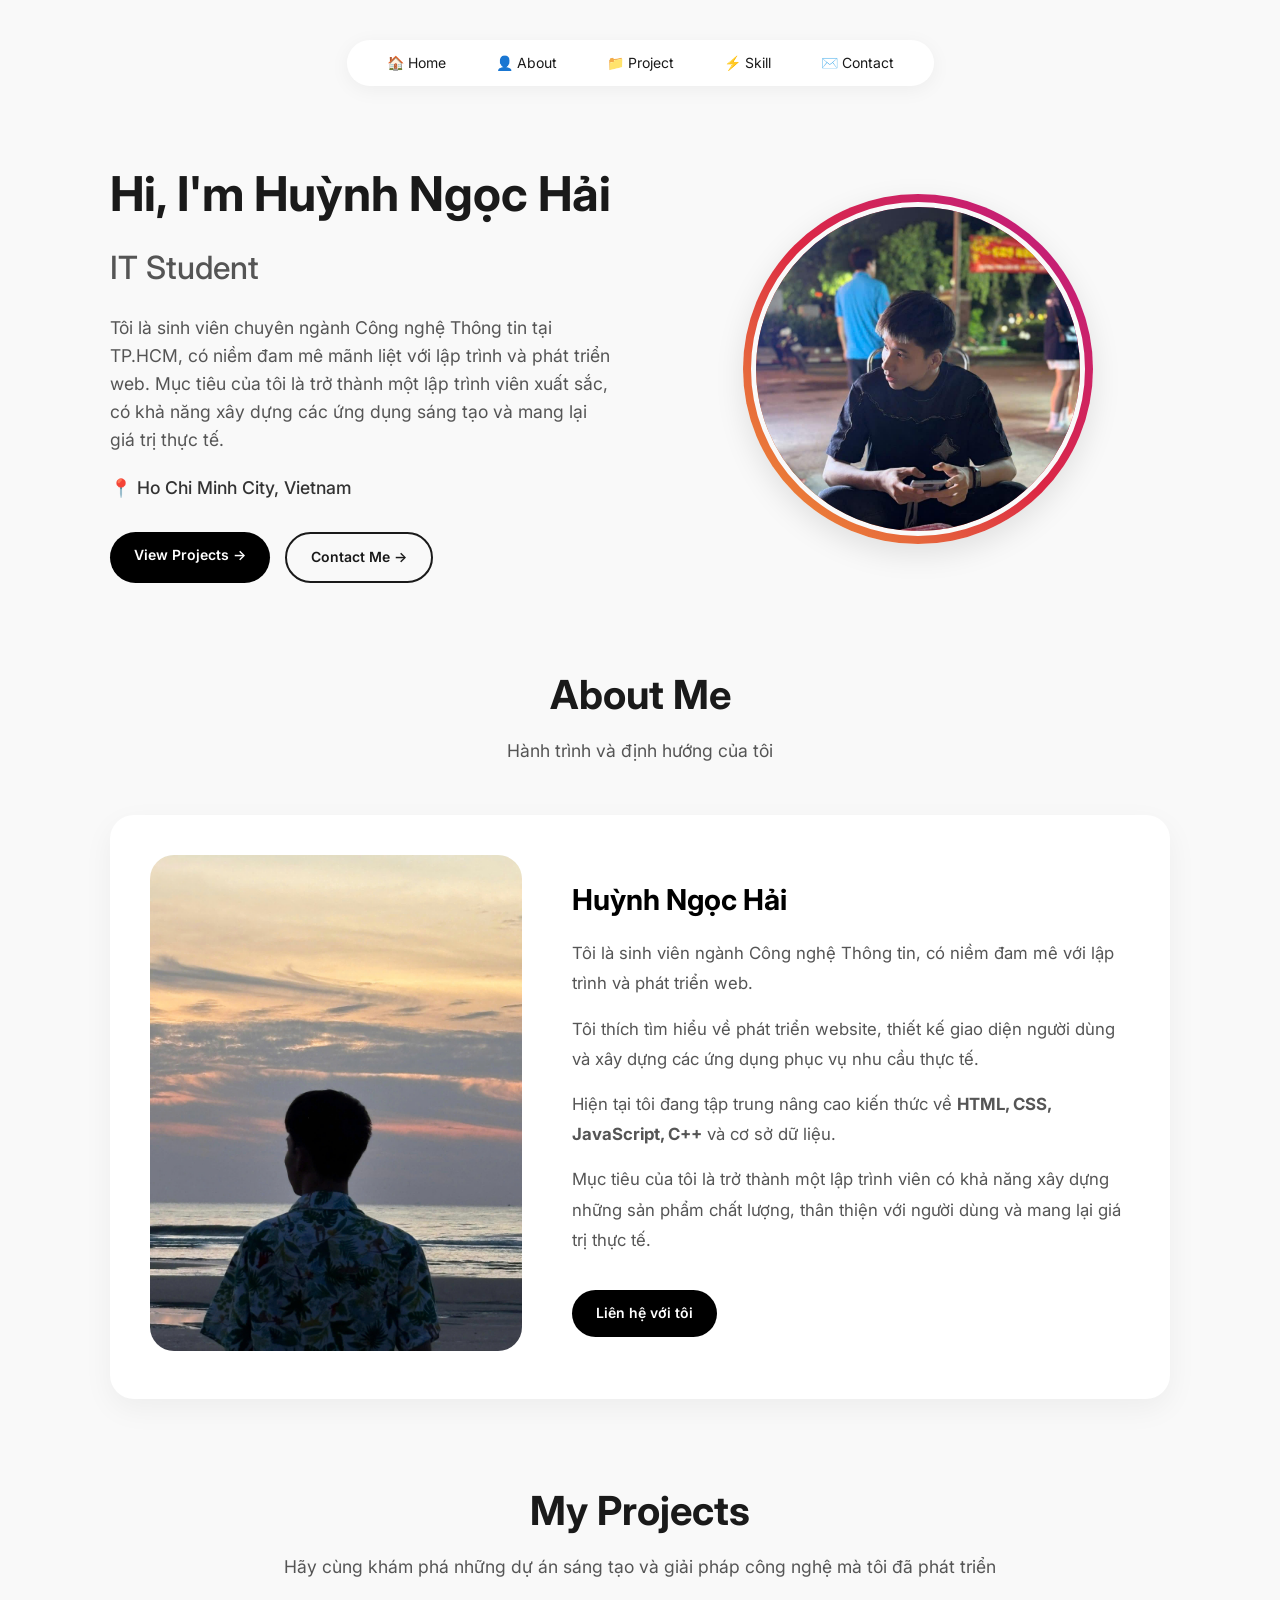
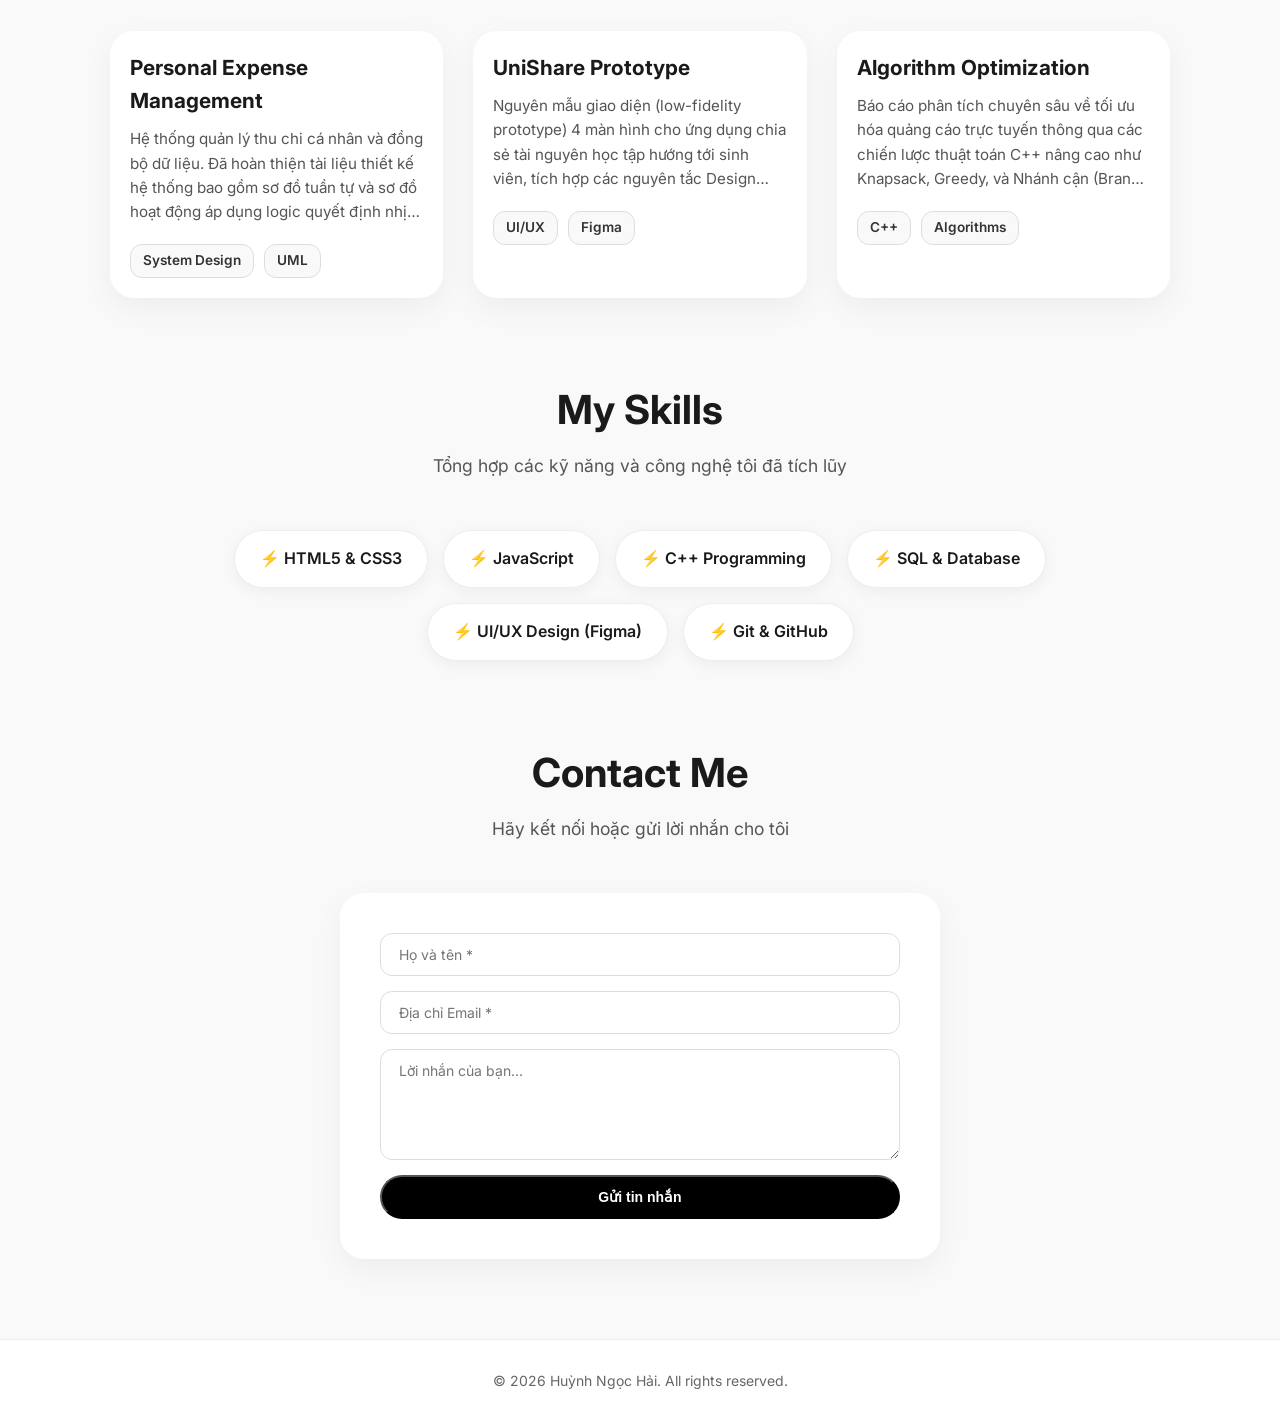
<file: index.html>
<!DOCTYPE html>
<html lang="vi">
<head>
    <meta charset="UTF-8">
    <meta name="viewport" content="width=device-width, initial-scale=1.0">
    <title>Portfolio Ngọc Hải</title>
    <link rel="stylesheet" href="Homepage.css">
    <link href="https://fonts.googleapis.com/css2?family=Inter:wght@400;500;600;700&display=swap" rel="stylesheet">
</head>
<body>

    <header class="header-container">
        <nav class="floating-nav">
            <input type="checkbox" id="menu-toggle" class="menu-checkbox">
            
            <label for="menu-toggle" class="hamburger-btn">
                <span></span>
                <span></span>
                <span></span>
            </label>
            
            <ul class="nav-list">
                <li><a href="#home" class="nav-item active">🏠 Home</a></li>
                <li><a href="#about" class="nav-item">👤 About</a></li>
                <li><a href="#project" class="nav-item">📁 Project</a></li>
                <li><a href="#skill" class="nav-item"> ⚡ Skill</a></li>
                <li><a href="#contact" class="nav-item">✉️ Contact</a></li>
            </ul>
        </nav>
    </header>
    <section id="home" class = "hero-section">
        <div class ="hero-content">
            <h2 class = "greeting">Hi, I'm Huỳnh Ngọc Hải</h2>
            <h1 class="typing-text">IT Student</h1>
            <p class="bio">
                Tôi là sinh viên chuyên ngành Công nghệ Thông tin tại TP.HCM, có niềm đam mê mãnh liệt với lập trình và phát triển web. Mục tiêu của tôi là trở thành một lập trình viên xuất sắc, có khả năng xây dựng các ứng dụng sáng tạo và mang lại giá trị thực tế.
            </p>
            <div class="location">
                📍 Ho Chi Minh City, Vietnam
            </div>

            <div class="hero-buttons">
                <a href="#project" class="btn btn-primary">View Projects →</a>
                <a href="#contact" class="btn btn-secondary">Contact Me →</a>
            </div>
        </div>

        <div class="hero-image">
            <div class="image-wrapper">
                <img src="avatar.jpg" alt="Huỳnh Ngọc Hải" class="avatar">
            </div>
        </div>
    </section>
    <section id="about" class="about-section">
        <div class="section-heading">
            <h2 class="section-title">About Me</h2>
            <p class="section-subtitle">Hành trình và định hướng của tôi</p>
        </div>
        
        <div class="about-content">
            <div class="about-image">
                <img src="nen.jpg" alt="Huỳnh Ngọc Hải" class="about-img">
            </div>
            <div class="about-text">
                <h3>Huỳnh Ngọc Hải</h3>
                <p>Tôi là sinh viên ngành Công nghệ Thông tin, có niềm đam mê với lập trình và phát triển web.</p>
                <p>Tôi thích tìm hiểu về phát triển website, thiết kế giao diện người dùng và xây dựng các ứng dụng phục vụ nhu cầu thực tế.</p>
                <p>Hiện tại tôi đang tập trung nâng cao kiến thức về <strong>HTML, CSS, JavaScript, C++</strong> và cơ sở dữ liệu.</p>
                <p>Mục tiêu của tôi là trở thành một lập trình viên có khả năng xây dựng những sản phẩm chất lượng, thân thiện với người dùng và mang lại giá trị thực tế.</p>
                
                <a href="#contact" class="btn btn-primary" style="margin-top: 20px; display: inline-block;">Liên hệ với tôi</a>
            </div>
        </div>
    </section>


    <section id="project" class="projects-section">
        <div class="section-heading">
            <h2 class="section-title">My Projects</h2>
            <p class="section-subtitle">Hãy cùng khám phá những dự án sáng tạo và giải pháp công nghệ mà tôi đã phát triển </p>
        </div>

        
        <div class="projects-grid">
            
            <div class="project-card">
                <div class="project-info">
                    <h3>Personal Expense Management</h3>
                    <p>Hệ thống quản lý thu chi cá nhân và đồng bộ dữ liệu. Đã hoàn thiện tài liệu thiết kế hệ thống bao gồm sơ đồ tuần tự và sơ đồ hoạt động áp dụng logic quyết định nhị phân nghiêm ngặt.</p>
                    <div class="tech-stack">
                        <span class="tech-tag">System Design</span>
                        <span class="tech-tag">UML</span>
                    </div>
                </div>
            </div>

        
            <div class="project-card">
                <div class="project-info">
                    <h3>UniShare Prototype</h3>
                    <p>Nguyên mẫu giao diện (low-fidelity prototype) 4 màn hình cho ứng dụng chia sẻ tài nguyên học tập hướng tới sinh viên, tích hợp các nguyên tắc Design Thinking nhằm giảm áp lực đồng trang lứa.</p>
                    <div class="tech-stack">
                        <span class="tech-tag">UI/UX</span>
                        <span class="tech-tag">Figma</span>
                    </div>
                </div>
            </div>

            <div class="project-card">
                <div class="project-info">
                    <h3>Algorithm Optimization</h3>
                    <p>Báo cáo phân tích chuyên sâu về tối ưu hóa quảng cáo trực tuyến thông qua các chiến lược thuật toán C++ nâng cao như Knapsack, Greedy, và Nhánh cận (Branch and Bound).</p>
                    <div class="tech-stack">
                        <span class="tech-tag">C++</span>
                        <span class="tech-tag">Algorithms</span>
                    </div>
                </div>
            </div>

        </div>
    </section>

    <section id="skill" class="skills-section">
        <div class="section-heading">
            <h2 class="section-title">My Skills</h2>
            <p class="section-subtitle">Tổng hợp các kỹ năng và công nghệ tôi đã tích lũy</p>
        </div>
        <div class="skills-list">
            <div class="skill-card">⚡ HTML5 & CSS3</div>
            <div class="skill-card">⚡ JavaScript</div>
            <div class="skill-card">⚡ C++ Programming</div>
            <div class="skill-card">⚡ SQL & Database</div>
            <div class="skill-card">⚡ UI/UX Design (Figma)</div>
            <div class="skill-card">⚡ Git & GitHub</div>
        </div>
    </section>

    <section id="contact" class="contact-section">
        <div class="section-heading">
            <h2 class="section-title">Contact Me</h2>
            <p class="section-subtitle">Hãy kết nối hoặc gửi lời nhắn cho tôi</p>
        </div>
        <div class="contact-container">
            <form class="contact-form">
                <input type="text" placeholder="Họ và tên *" required>
                <input type="email" placeholder="Địa chỉ Email *" required>
                <textarea rows="5" placeholder="Lời nhắn của bạn..." required></textarea>
                <button type="submit" class="btn btn-primary">Gửi tin nhắn</button>
            </form>
        </div>
    </section>

    <footer class="main-footer">
        <p>&copy; 2026 Huỳnh Ngọc Hải. All rights reserved.</p>
    </footer>


</body>
</html>
</file>
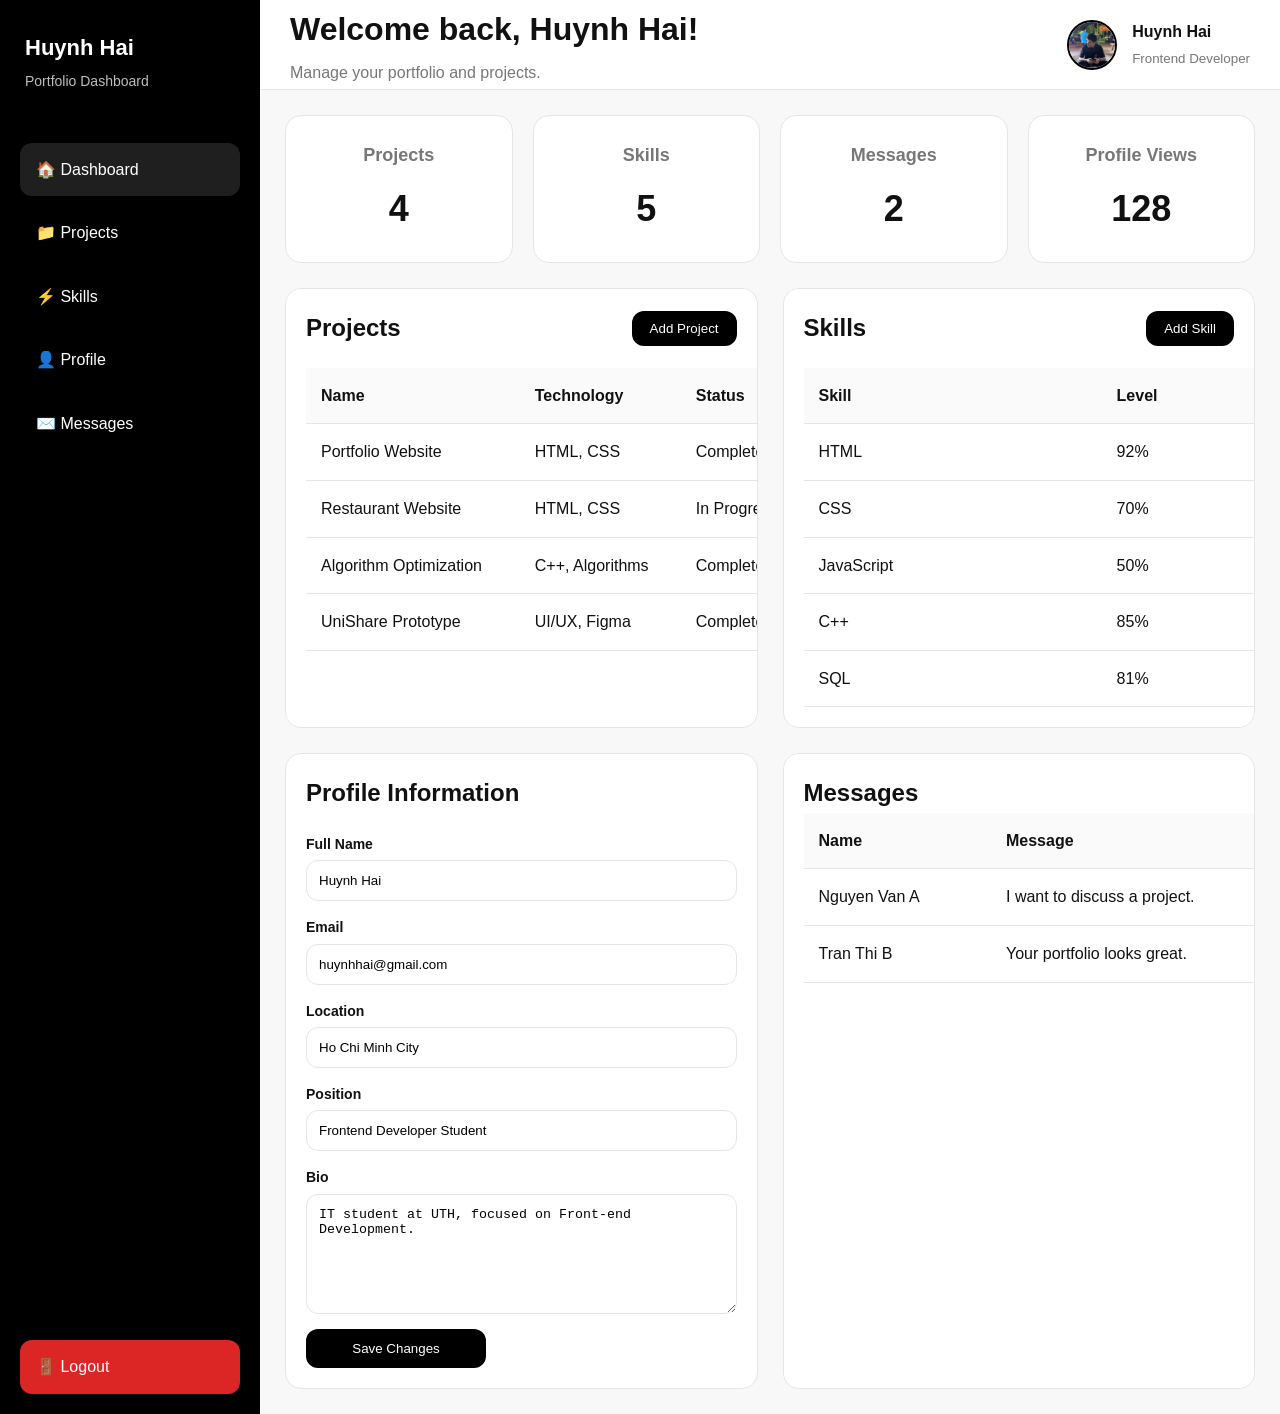
<file: Admin.html>
<!DOCTYPE html>
<html lang="en">
<head>
    <meta charset="UTF-8">
    <meta name="viewport" content="width=device-width, initial-scale=1.0">
    <title>Huynh Hai Portfolio Dashboard</title>
    <link rel="stylesheet" href="Admin.css">
</head>
<body>
    <input type="checkbox" id="menu-toggle">
    <label for="menu-toggle" class="hamburger">
        ☰
    </label>
    <label for="menu-toggle" class="overlay"></label>
    <div class="container">

        <aside class="sidebar">
            <div class="logo">
                <h2>Huynh Hai</h2>
                <p>Portfolio Dashboard</p>
            </div>

            <nav class="menu">
                <a href="#" class="active">🏠 Dashboard</a>
                <a href="#">📁 Projects</a>
                <a href="#">⚡ Skills</a>
                <a href="#">👤 Profile</a>
                <a href="#">✉️ Messages</a>
            </nav>

            <div class="logout">
                <a href="Login.html">🚪 Logout</a>
            </div>

        </aside>

        <header class="header">
            <div class="welcome">
                <h1>Welcome back, Huynh Hai!</h1>
                <p>Manage your portfolio and projects.</p>
            </div>

            <div class="user-info">
                <img src="avatar.jpg"
                     alt="Avatar"
                     class="user-avatar">

                <div class="user-detail">
                    <div class="user-name">
                        Huynh Hai
                    </div>
                    <small>Frontend Developer</small>
                </div>
            </div>
        </header>

        <main class="main">
            <section class="stats">
                <div class="card">
                    <h3>Projects</h3>
                    <p>4</p>
                </div>

                <div class="card">
                    <h3>Skills</h3>
                    <p>5</p>
                </div>

                <div class="card">
                    <h3>Messages</h3>
                    <p>2</p>
                </div>

                <div class="card">
                    <h3>Profile Views</h3>
                    <p>128</p>
                </div>
            </section>

            <div class="dashboard-grid">
                <section class="projects">
                    <div class="section-header">
                        <h2>Projects</h2>
                        <button>Add Project</button>
                    </div>

                    <table>
                        <thead>
                            <tr>
                                <th>Name</th>
                                <th>Technology</th>
                                <th>Status</th>
                            </tr>
                        </thead>

                        <tbody>
                            <tr>
                                <td>Portfolio Website</td>
                                <td>HTML, CSS</td>
                                <td>Completed</td>
                            </tr>

                            <tr>
                                <td>Restaurant Website</td>
                                <td>HTML, CSS</td>
                                <td>In Progress</td>
                            </tr>

                            <tr>
                                <td>Algorithm Optimization</td>
                                <td>C++, Algorithms</td>
                                <td>Completed</td>
                            </tr>

                            <tr>
                                <td>UniShare Prototype</td>
                                <td>UI/UX, Figma</td>
                                <td>Completed</td>
                            </tr>
                        </tbody>
                    </table>
                </section>

                <section class="skills">
                    <div class="section-header">
                        <h2>Skills</h2>
                        <button>Add Skill</button>
                    </div>

                    <table>
                        <thead>
                            <tr>
                                <th>Skill</th>
                                <th>Level</th>
                            </tr>
                        </thead>

                        <tbody>
                            <tr>
                                <td>HTML</td>
                                <td>92%</td>
                            </tr>

                            <tr>
                                <td>CSS</td>
                                <td>70%</td>
                            </tr>

                            <tr>
                                <td>JavaScript</td>
                                <td>50%</td>
                            </tr>

                            <tr>
                                <td>C++</td>
                                <td>85%</td>
                            </tr>

                            <tr>
                                <td>SQL</td>
                                <td>81%</td>
                            </tr>
                        </tbody>
                    </table>
                </section>

                <section class="profile">
                    <h2>Profile Information</h2>
                    <form>
                        <div class="form-group">
                            <label>Full Name</label>
                            <input type="text" value="Huynh Hai">
                        </div>

                        <div class="form-group">
                            <label>Email</label>
                            <input type="email" value="huynhhai@gmail.com">
                        </div>

                        <div class="form-group">
                            <label>Location</label>
                            <input type="text" value="Ho Chi Minh City">
                        </div>

                        <div class="form-group">
                            <label>Position</label>
                            <input type="text" value="Frontend Developer Student">
                        </div>

                        <div class="form-group">
                            <label>Bio</label>
                            <textarea>IT student at UTH, focused on Front-end Development.</textarea>
                        </div>

                        <button type="submit">
                            Save Changes
                        </button>
                    </form>
                </section>

                <section class="messages">
                    <h2>Messages</h2>
                    <table>
                        <thead>
                            <tr>
                                <th>Name</th>
                                <th>Message</th>
                            </tr>
                        </thead>

                        <tbody>
                            <tr>
                                <td>Nguyen Van A</td>
                                <td>I want to discuss a project.</td>
                            </tr>

                            <tr>
                                <td>Tran Thi B</td>
                                <td>Your portfolio looks great.</td>
                            </tr>
                        </tbody>
                    </table>
                </section>
            </div>
        </main>
    </div>
</body>
</html>
</file>
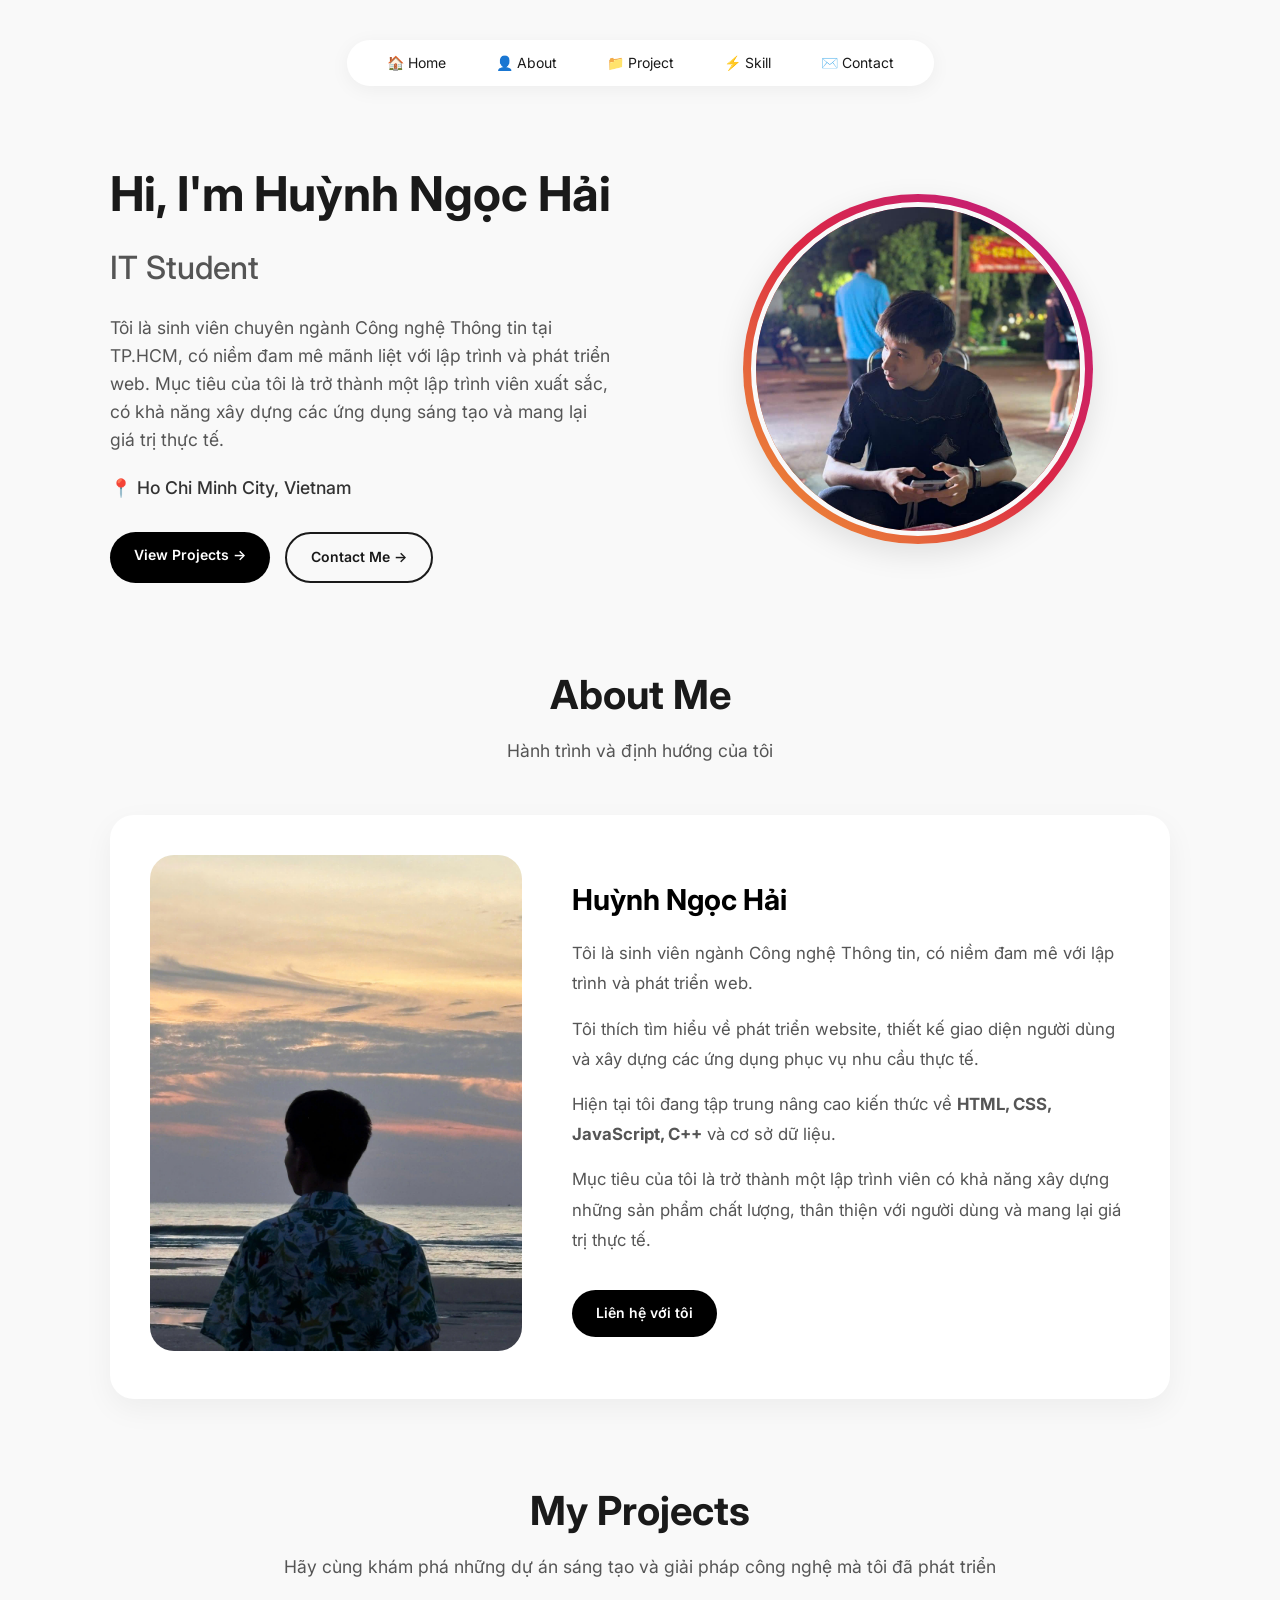
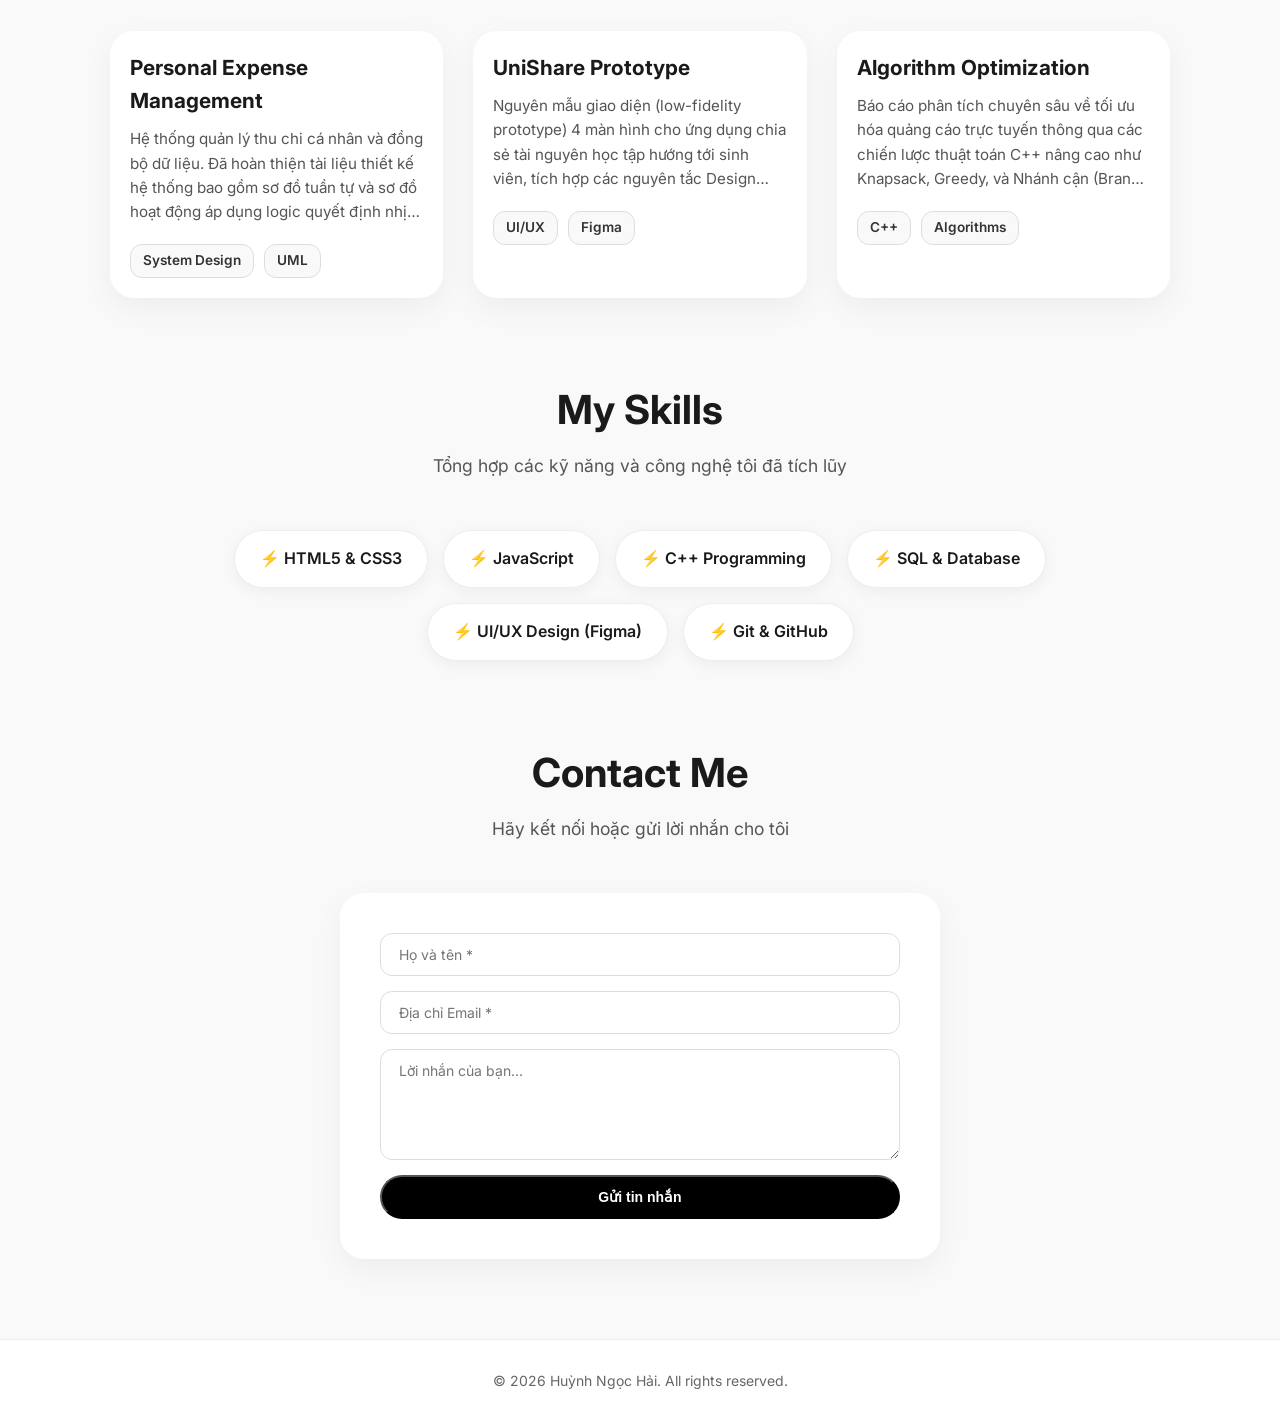
<file: Homepage.html>
<!DOCTYPE html>
<html lang="vi">
<head>
    <meta charset="UTF-8">
    <meta name="viewport" content="width=device-width, initial-scale=1.0">
    <title>Portfolio Ngọc Hải</title>
    <link rel="stylesheet" href="Homepage.css">
    <link href="https://fonts.googleapis.com/css2?family=Inter:wght@400;500;600;700&display=swap" rel="stylesheet">
</head>
<body>

    <header class="header-container">
        <nav class="floating-nav">
            <input type="checkbox" id="menu-toggle" class="menu-checkbox">
            
            <label for="menu-toggle" class="hamburger-btn">
                <span></span>
                <span></span>
                <span></span>
            </label>
            
            <ul class="nav-list">
                <li><a href="#home" class="nav-item active">🏠 Home</a></li>
                <li><a href="#about" class="nav-item">👤 About</a></li>
                <li><a href="#project" class="nav-item">📁 Project</a></li>
                <li><a href="#skill" class="nav-item"> ⚡ Skill</a></li>
                <li><a href="#contact" class="nav-item">✉️ Contact</a></li>
            </ul>
        </nav>
    </header>
    <section id="home" class = "hero-section">
        <div class ="hero-content">
            <h2 class = "greeting">Hi, I'm Huỳnh Ngọc Hải</h2>
            <h1 class="typing-text">IT Student</h1>
            <p class="bio">
                Tôi là sinh viên chuyên ngành Công nghệ Thông tin tại TP.HCM, có niềm đam mê mãnh liệt với lập trình và phát triển web. Mục tiêu của tôi là trở thành một lập trình viên xuất sắc, có khả năng xây dựng các ứng dụng sáng tạo và mang lại giá trị thực tế.
            </p>
            <div class="location">
                📍 Ho Chi Minh City, Vietnam
            </div>

            <div class="hero-buttons">
                <a href="#project" class="btn btn-primary">View Projects →</a>
                <a href="#contact" class="btn btn-secondary">Contact Me →</a>
            </div>
        </div>

        <div class="hero-image">
            <div class="image-wrapper">
                <img src="avatar.jpg" alt="Huỳnh Ngọc Hải" class="avatar">
            </div>
        </div>
    </section>
    <section id="about" class="about-section">
        <div class="section-heading">
            <h2 class="section-title">About Me</h2>
            <p class="section-subtitle">Hành trình và định hướng của tôi</p>
        </div>
        
        <div class="about-content">
            <div class="about-image">
                <img src="nen.jpg" alt="Huỳnh Ngọc Hải" class="about-img">
            </div>
            <div class="about-text">
                <h3>Huỳnh Ngọc Hải</h3>
                <p>Tôi là sinh viên ngành Công nghệ Thông tin, có niềm đam mê với lập trình và phát triển web.</p>
                <p>Tôi thích tìm hiểu về phát triển website, thiết kế giao diện người dùng và xây dựng các ứng dụng phục vụ nhu cầu thực tế.</p>
                <p>Hiện tại tôi đang tập trung nâng cao kiến thức về <strong>HTML, CSS, JavaScript, C++</strong> và cơ sở dữ liệu.</p>
                <p>Mục tiêu của tôi là trở thành một lập trình viên có khả năng xây dựng những sản phẩm chất lượng, thân thiện với người dùng và mang lại giá trị thực tế.</p>
                
                <a href="#contact" class="btn btn-primary" style="margin-top: 20px; display: inline-block;">Liên hệ với tôi</a>
            </div>
        </div>
    </section>


    <section id="project" class="projects-section">
        <div class="section-heading">
            <h2 class="section-title">My Projects</h2>
            <p class="section-subtitle">Hãy cùng khám phá những dự án sáng tạo và giải pháp công nghệ mà tôi đã phát triển </p>
        </div>

        
        <div class="projects-grid">
            
            <div class="project-card">
                <div class="project-info">
                    <h3>Personal Expense Management</h3>
                    <p>Hệ thống quản lý thu chi cá nhân và đồng bộ dữ liệu. Đã hoàn thiện tài liệu thiết kế hệ thống bao gồm sơ đồ tuần tự và sơ đồ hoạt động áp dụng logic quyết định nhị phân nghiêm ngặt.</p>
                    <div class="tech-stack">
                        <span class="tech-tag">System Design</span>
                        <span class="tech-tag">UML</span>
                    </div>
                </div>
            </div>

        
            <div class="project-card">
                <div class="project-info">
                    <h3>UniShare Prototype</h3>
                    <p>Nguyên mẫu giao diện (low-fidelity prototype) 4 màn hình cho ứng dụng chia sẻ tài nguyên học tập hướng tới sinh viên, tích hợp các nguyên tắc Design Thinking nhằm giảm áp lực đồng trang lứa.</p>
                    <div class="tech-stack">
                        <span class="tech-tag">UI/UX</span>
                        <span class="tech-tag">Figma</span>
                    </div>
                </div>
            </div>

            <div class="project-card">
                <div class="project-info">
                    <h3>Algorithm Optimization</h3>
                    <p>Báo cáo phân tích chuyên sâu về tối ưu hóa quảng cáo trực tuyến thông qua các chiến lược thuật toán C++ nâng cao như Knapsack, Greedy, và Nhánh cận (Branch and Bound).</p>
                    <div class="tech-stack">
                        <span class="tech-tag">C++</span>
                        <span class="tech-tag">Algorithms</span>
                    </div>
                </div>
            </div>

        </div>
    </section>

    <section id="skill" class="skills-section">
        <div class="section-heading">
            <h2 class="section-title">My Skills</h2>
            <p class="section-subtitle">Tổng hợp các kỹ năng và công nghệ tôi đã tích lũy</p>
        </div>
        <div class="skills-list">
            <div class="skill-card">⚡ HTML5 & CSS3</div>
            <div class="skill-card">⚡ JavaScript</div>
            <div class="skill-card">⚡ C++ Programming</div>
            <div class="skill-card">⚡ SQL & Database</div>
            <div class="skill-card">⚡ UI/UX Design (Figma)</div>
            <div class="skill-card">⚡ Git & GitHub</div>
        </div>
    </section>

    <section id="contact" class="contact-section">
        <div class="section-heading">
            <h2 class="section-title">Contact Me</h2>
            <p class="section-subtitle">Hãy kết nối hoặc gửi lời nhắn cho tôi</p>
        </div>
        <div class="contact-container">
            <form class="contact-form">
                <input type="text" placeholder="Họ và tên *" required>
                <input type="email" placeholder="Địa chỉ Email *" required>
                <textarea rows="5" placeholder="Lời nhắn của bạn..." required></textarea>
                <button type="submit" class="btn btn-primary">Gửi tin nhắn</button>
            </form>
        </div>
    </section>

    <footer class="main-footer">
        <p>&copy; 2026 Huỳnh Ngọc Hải. All rights reserved.</p>
    </footer>


</body>
</html>
</file>
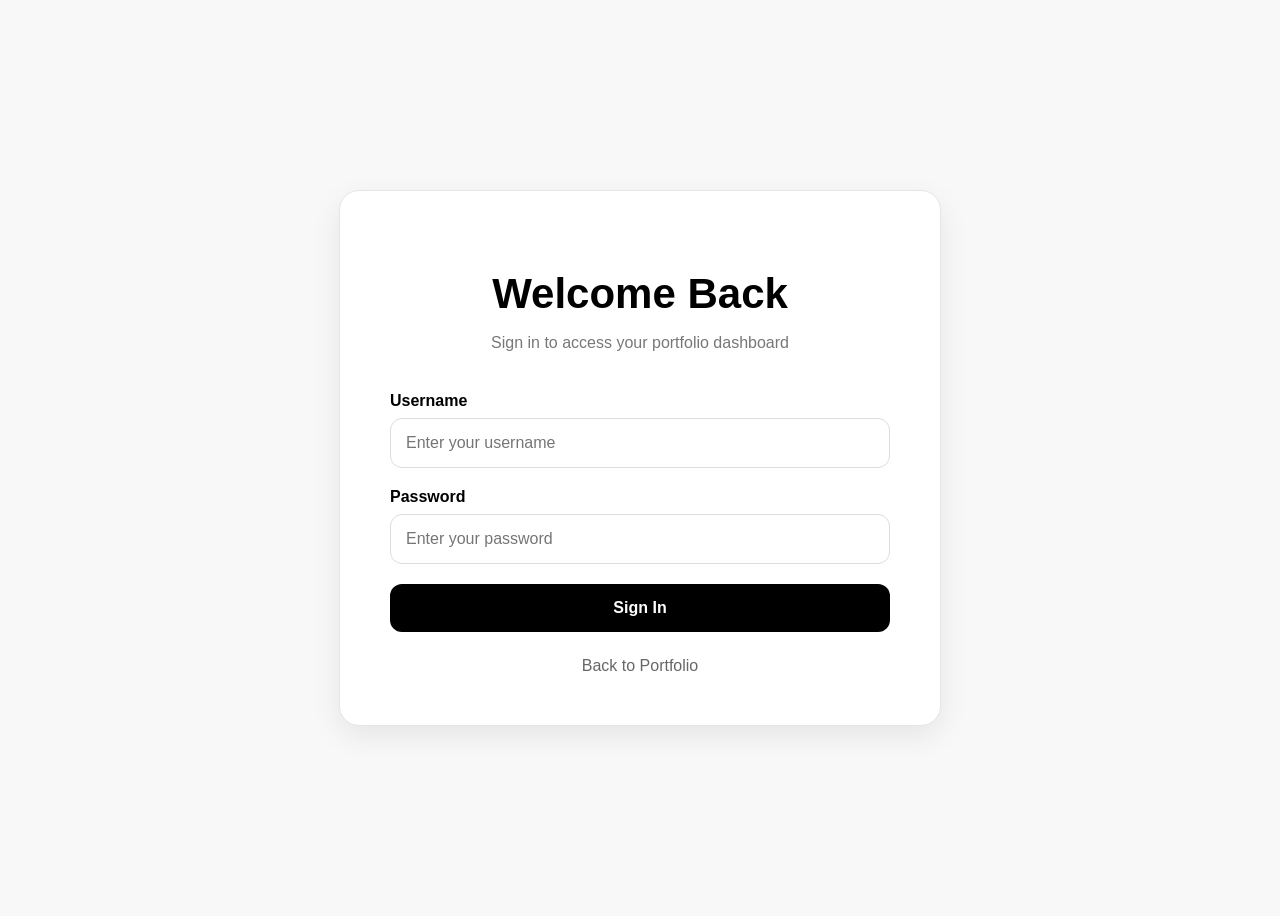
<file: Login.html>
<!DOCTYPE html>
<html lang="en">
<head>
    <meta charset="UTF-8">
    <meta name="viewport" content="width=device-width, initial-scale=1.0">
    <title>Login | Portfolio Dashboard</title>
    <link href="Login.css" rel="stylesheet">
</head>
<body>
    <div class="login-container">

        <div class="login-header">
            <h1>Welcome Back</h1>
            <p>Sign in to access your portfolio dashboard</p>
        </div>

        <form class="login-form" action="Admin.html">
            <div class="form-group">
                <label for="username">Username</label>
                <input type="text" id="username" placeholder="Enter your username" required>
            </div>

            <div class="form-group">
                <label for="password">Password</label>
                <input type="password" id="password" placeholder="Enter your password" required>
            </div>

            <button type="submit" class="login-btn">Sign In</button>
        </form>

        <a href="Homepage.html" class="back-home">
             Back to Portfolio
        </a>
        
    </div>
</body>
</html>
</file>
<file: Homepage.css>
:root {
    --bg-color: #f9f9f9;
    --text-color: #1a1a1a;
    --primary-color: #000000;
    --secondary-color: #ffffff;

    --font-main: 'Inter', sans-serif;
    --font-size-base: 16px;
    --font-size-sm: 14px;

    --border-radius-sm: 12px;
    --border-radius-lg: 24px;
    --border-radius-pill: 50px;
}

* {
    box-sizing: border-box;
    margin: 0;
    padding: 0;
}

body {
    font-family: var(--font-main);
    font-size: var(--font-size-base);
    color: var(--text-color);
    background-color: var(--bg-color);
    line-height: 1.6;
}


.header-container {
    display: flex;
    justify-content: center;
    padding-top: 30px;
    width: 100%;
    position: sticky;
    top: 10px;
    z-index: 9999;
}

.floating-nav {
    background-color: var(--secondary-color);
    padding: 10px 20px;
    border-radius: var(--border-radius-pill);
    box-shadow: 0 4px 20px rgba(0, 0, 0, 0.05);
}

.nav-list {
    display: flex;
    list-style: none;
    align-items: center;
    gap: 10px;
}

.nav-item {
    text-decoration: none;
    color: var(--text-color);
    font-size: var(--font-size-sm);
    padding: 10px 20px;
    border-radius: var(--border-radius-pill);
    transition: background-color 0.3s ease;
}

.nav-item:hover {
    background-color: var(--primary-color);
    color: var(--secondary-color);
}

.menu-checkbox {
    display: none; 
}

.hamburger-btn {
    display: none; 
    cursor: pointer;
    flex-direction: column;
    gap: 6px;
    padding: 5px;
}

.hamburger-btn span {
    display: block;
    width: 25px;
    height: 3px;
    background-color: var(--text-color);
    border-radius: 3px;
    transition: all 0.3s ease; 
}


.hero-section {
    display: flex;
    align-items: center;
    justify-content: space-between;
    max-width: 1100px;
    margin: 80px auto;
    padding: 0 20px;
    gap: 50px;
}

.hero-content {
    flex: 1;
    max-width: 600px;
}

.greeting {
    font-size: 3rem;
    font-weight: 700;
    color: var(--text-color);
    margin-bottom: 10px;
}

.typing-text {
    font-size: 2rem;
    font-weight: 500;
    color: #555;
    margin-bottom: 20px;
}

.bio {
    font-size: 1.1rem;
    color: #555;
    line-height: 1.6;
    margin-bottom: 20px;
}

.location {
    font-weight: 500;
    color: #333;
    margin-bottom: 30px;
    font-size: 1.1rem;
}

.hero-buttons {
    display: flex;
    gap: 15px; 
}

.btn {
    padding: 12px 24px;
    border-radius: var(--border-radius-pill); 
    text-decoration: none;
    font-weight: 600;
    font-size: var(--font-size-sm);
    transition: all 0.3s ease;
}

.btn-primary {
    background-color: var(--primary-color);
    color: var(--secondary-color);
}

.btn-primary:hover {
    background-color: #333;
    transform: translateY(-3px); 
}

.btn-secondary {
    background-color: transparent;
    color: var(--text-color);
    border: 2px solid var(--text-color);
}

.btn-secondary:hover {
    background-color: var(--text-color);
    color: var(--secondary-color);
    transform: translateY(-3px);
}

.hero-image {
    flex: 1;
    display: flex;
    justify-content: center;
    align-items: center;
}

.image-wrapper {
    position: relative;
    width: 350px;
    height: 350px;
    border-radius: 50%;
    background: linear-gradient(45deg, #f09433 0%, #e6683c 25%, #dc2743 50%, #cc2366 75%, #bc1888 100%);
    padding: 8px;
    box-shadow: 0 10px 30px rgba(0, 0, 0, 0.1);
}

.avatar {
    width: 100%;
    height: 100%;
    object-fit: cover;
    border-radius: 50%;
    border: 5px solid var(--bg-color);
}

.about-section {
    max-width: 1100px;
    margin: 80px auto;
    padding: 0 20px;
}

.about-content {
    display: flex;
    align-items: center;
    gap: 50px;
    background-color: var(--secondary-color);
    padding: 40px;
    border-radius: var(--border-radius-lg);
    box-shadow: 0 10px 30px rgba(0, 0, 0, 0.05);
}

.about-image {
    flex: 1; 
}

.about-img {
    width: 100%;
    height: auto;
    border-radius: var(--border-radius-lg);
    object-fit: cover;
}

.about-text {
    flex: 1.5; 
}

.about-text h3 {
    font-size: 1.8rem;
    margin-bottom: 15px;
    color: var(--primary-color);
}

.about-text p {
    margin-bottom: 15px;
    color: #555;
    font-size: 1.05rem;
    line-height: 1.8;
}


.projects-section {
    max-width: 1100px;
    margin: 80px auto;
    padding: 0 20px;
}

.section-heading {
    text-align: center;
    margin-bottom: 50px;
}

.section-title {
    font-size: 2.5rem;
    font-weight: 700;
    margin-bottom: 10px;
}

.section-subtitle {
    color: #555;
    font-size: 1.1rem;
}

.projects-grid {
    display: grid;
    grid-template-columns: repeat(3, 1fr); 
    gap: 30px; 
}

.project-card {
    background-color: var(--secondary-color);
    border-radius: var(--border-radius-lg);
    overflow: hidden; 
    box-shadow: 0 10px 30px rgba(0, 0, 0, 0.05);
    transition: transform 0.3s ease, box-shadow 0.3s ease;
}

.project-card:hover {
    transform: translateY(-10px); 
    box-shadow: 0 15px 40px rgba(0, 0, 0, 0.1);
}

.project-img {
    width: 100%;
    height: 200px;
    object-fit: cover;
}

.project-info {
    padding: 20px;
}

.project-info h3 {
    font-size: 1.3rem;
    margin-bottom: 10px;
    color: var(--text-color);
}

.project-info p {
    color: #555;
    font-size: 0.95rem;
    margin-bottom: 20px;
    display: -webkit-box;
    -webkit-line-clamp: 4; 
    -webkit-box-orient: vertical;
    overflow: hidden;
}

.tech-stack {
    display: flex;
    gap: 10px;
    flex-wrap: wrap;
}

.tech-tag {
    background-color: var(--bg-color);
    padding: 5px 12px;
    border-radius: var(--border-radius-sm);
    font-size: 0.85rem;
    font-weight: 600;
    color: #333;
    border: 1px solid #ddd;
}


.skills-section {
    max-width: 1100px;
    margin: 80px auto;
    padding: 0 20px;
}

.skills-list {
    display: flex;
    flex-wrap: wrap;
    justify-content: center;
    gap: 15px;
}

.skill-card {
    background-color: var(--secondary-color);
    padding: 15px 25px;
    border-radius: var(--border-radius-pill);
    font-weight: 600;
    box-shadow: 0 4px 15px rgba(0, 0, 0, 0.05);
    border: 1px solid #eee;
}

.contact-section {
    max-width: 1100px;
    margin: 80px auto;
    padding: 0 20px;
}

.contact-container {
    max-width: 600px;
    margin: 0 auto;
    background-color: var(--secondary-color);
    padding: 40px;
    border-radius: var(--border-radius-lg);
    box-shadow: 0 10px 30px rgba(0, 0, 0, 0.05);
}

.contact-form {
    display: flex;
    flex-direction: column;
    gap: 15px;
}

.contact-form input,
.contact-form textarea {
    width: 100%;
    padding: 12px 18px;
    border: 1px solid #ddd;
    border-radius: var(--border-radius-sm);
    font-family: var(--font-main);
    font-size: var(--font-size-sm);
    outline: none;
}

.contact-form input:focus,
.contact-form textarea:focus {
    border-color: var(--primary-color);
}

.main-footer {
    text-align: center;
    padding: 30px 20px;
    background-color: var(--secondary-color);
    border-top: 1px solid #eee;
    margin-top: 80px;
    font-size: var(--font-size-sm);
    color: #666;
}


@media (max-width: 1024px) {
    .projects-grid {
        grid-template-columns: repeat(2, 1fr); 
    }
}

@media (max-width: 768px) {
    /* --- Navbar Override --- */
    .floating-nav {
        width: 90vw; 
        padding: 15px 25px;
        display: flex;
        flex-direction: column; 
        align-items: flex-end; 
    }

    .hamburger-btn {
        display: flex; 
    }

    .nav-list {
        display: none; 
        flex-direction: column;
        width: 100%;
        text-align: center;
        gap: 15px;
        margin-top: 20px;
    }

    .nav-item {
        display: block;
        width: 100%;
        font-size: 16px;
        padding: 12px;
    }

    .menu-checkbox:checked ~ .nav-list {
        display: flex;
        animation: fadeIn 0.3s ease; 
    }

    .menu-checkbox:checked ~ .hamburger-btn span:nth-child(1) {
        transform: translateY(9px) rotate(45deg);
    }
    .menu-checkbox:checked ~ .hamburger-btn span:nth-child(2) {
        opacity: 0;
    }
    .menu-checkbox:checked ~ .hamburger-btn span:nth-child(3) {
        transform: translateY(-9px) rotate(-45deg);
    }

    .hero-section {
        flex-direction: column-reverse; 
        text-align: center;
        margin: 40px auto;
    }

    .hero-buttons {
        justify-content: center;
    }

    .image-wrapper {
        width: 260px;
        height: 260px;
    }

    .about-content {
        flex-direction: column; 
        text-align: center;
        padding: 20px;
    }

    .projects-grid {
        grid-template-columns: 1fr; 
    }
}
</file>
<file: Admin.css>
:root{
    --primary-color:#000;
    --secondary-color:#111;
    --hover-color:#1f1f1f;
    --background-color:#f8f8f8;
    --card-color:#ffffff;
    --text-main:#111;
    --text-muted:#777;
    --text-white:#fff;
    --border-color:#e5e5e5;
    --radius:16px;
    --radius-sm:12px;
    --transition:0.3s ease;
}

*{
    margin:0;
    padding:0;
    box-sizing:border-box;
}

body{
    font-family:Arial, Helvetica, sans-serif;
    background:var(--background-color);
    color:var(--text-main);
    line-height:1.6;
}

#menu-toggle{
    display:none;
}

.hamburger{
    display:none;
}

.container{
    display:grid;
    grid-template-columns:260px 1fr;
    grid-template-rows:90px 1fr;
    grid-template-areas:
    "sidebar header"
    "sidebar main";
    min-height:100vh;
}

.sidebar{
    grid-area:sidebar;
    background:var(--primary-color);
    color:var(--text-white);
    display:flex;
    flex-direction:column;
}

.logo{
    padding:30px 25px;
}

.logo h2{
    font-size:22px;
    margin-bottom:5px;
}

.logo p{
    color:#bdbdbd;
    font-size:14px;
}

.menu{
    flex:1;
    display:flex;
    flex-direction:column;
    gap:10px;
    padding:20px;
}

.menu a{
    text-decoration:none;
    color:white;
    padding:14px 16px;
    border-radius:12px;
    transition:var(--transition);
    display:flex;
    align-items:center;
    gap:10px;
}

.menu a:hover,
.menu a.active{
    background:var(--hover-color);
}

.logout{
    padding:20px;
}

.logout a{
    display:block;
    text-decoration:none;
    color:white;
    padding:14px 16px;
    border-radius:12px;
    background:#dc2626;
    transition:var(--transition);
}

.logout a:hover{
    background:#b91c1c;
}

.header{
    grid-area:header;
    background:white;
    display:flex;
    justify-content:space-between;
    align-items:center;
    padding:20px 30px;
    border-bottom:1px solid var(--border-color);
}

.welcome h1{
    font-size:32px;
    margin-bottom:5px;
}

.welcome p{
    color:var(--text-muted);
}

.user-info{
    display:flex;
    align-items:center;
    gap:15px;
}

.user-avatar{
    width:50px;
    height:50px;
    border-radius:50%;
    object-fit:cover;
    border:2px solid #000;
}

.user-name{
    font-weight:bold;
}

.user-detail small{
    color:var(--text-muted);
}

.main{
    grid-area:main;
    padding:25px;
}

.stats{
    display:grid;
    grid-template-columns:
    repeat(auto-fit,minmax(220px,1fr));
    gap:20px;
    margin-bottom:25px;
}

.card{
    background:white;
    border:1px solid var(--border-color);
    border-radius:var(--radius);
    padding:25px;
    text-align:center;
    transition:var(--transition);
}

.card:hover{
    transform:translateY(-5px);
    box-shadow:
    0 10px 20px rgba(0,0,0,0.08);
}

.card h3{
    font-size:18px;
    margin-bottom:10px;
    color:var(--text-muted);
}

.card p{
    font-size:36px;
    font-weight:bold;
}

.dashboard-grid{
    display:grid;
    grid-template-columns:1fr 1fr;
    gap:25px;
}

.projects,
.skills,
.profile,
.messages{
    background:white;
    border:1px solid var(--border-color);
    border-radius:var(--radius);
    padding:20px;
}

.section-header{
    display:flex;
    justify-content:space-between;
    align-items:center;
    margin-bottom:20px;
}

.section-header button{
    border:none;
    background:black;
    color:white;
    padding:10px 18px;
    border-radius:12px;
    cursor:pointer;
    transition:var(--transition);
}

.section-header button:hover{
    opacity:0.85;
}

.projects,
.skills,
.messages{
    overflow-x:auto;
}

table{
    width:100%;
    min-width:500px;
    border-collapse:collapse;
}

th{
    background:#fafafa;
    padding:15px;
    text-align:left;
    border-bottom:
    1px solid var(--border-color);
}

td{
    padding:15px;
    border-bottom:
    1px solid var(--border-color);
}

tbody tr:hover{
    background:#fafafa;
}

.profile h2{
    margin-bottom:20px;
}

.profile form{
    display:flex;
    flex-direction:column;
    gap:15px;
}

.form-group{
    display:flex;
    flex-direction:column;
    gap:5px;
}

.form-group label{
    font-size:14px;
    font-weight:bold;
}

.profile input,
.profile textarea{
    width:100%;
    padding:12px;
    border:1px solid var(--border-color);
    border-radius:12px;
    outline:none;
}

.profile textarea{
    min-height:120px;
    resize:vertical;
}

.profile button{
    width:180px;
    padding:12px;
    border:none;
    background:black;
    color:white;
    border-radius:12px;
    cursor:pointer;
    transition:var(--transition);
}

.profile button:hover{
    opacity:0.85;
}

@media(max-width:1023px){
    .container{
        grid-template-columns:220px 1fr;
    }
    .dashboard-grid{
        grid-template-columns:1fr;
    }
    .welcome h1{
        font-size:26px;
    }
}

@media(max-width:767px){
    .hamburger{
        display:block;
        position:fixed;
        top:15px;
        left:15px;
        z-index:1100;
        font-size:28px;
        cursor:pointer;
        background:white;
        padding:8px 14px;
        border-radius:12px;
        box-shadow:
        0 2px 8px rgba(0,0,0,.15);
    }

    .container{
        grid-template-columns:1fr;
        grid-template-areas:
        "header"
        "main";
    }

    .sidebar{
        position:fixed;
        top:0;
        left:-260px;
        width:250px;
        height:100vh;
        z-index:1000;
        transition:var(--transition);
    }

    #menu-toggle:checked ~ .container .sidebar{
        left:0;
    }

    .header{
        padding:
        15px
        15px
        15px
        70px;
    }

    .welcome h1{
        font-size:18px;
    }

    .welcome p{
        font-size:12px;
    }

    .user-avatar{
        width:40px;
        height:40px;
    }

    .main{
        padding:15px;
    }

    .stats{
        grid-template-columns:1fr 1fr;
        gap:15px;
    }

    .card{
        padding:18px;
    }

    .card h3{
        font-size:14px;
    }

    .card p{
        font-size:24px;
    }

    .dashboard-grid{
        grid-template-columns:1fr;
    }

    .section-header{
        flex-direction:column;
        align-items:flex-start;
        gap:10px;
    }

    .section-header button{
        width:100%;
    }

    table{
        min-width:400px;
    }

    th,
    td{
        padding:10px;
        font-size:13px;
    }

    .profile button{
        width:100%;
    }
}


@media(min-width:430px) and (max-width:767px){

    .stats{
        grid-template-columns:
        repeat(2,1fr);
    }
}
</file>
<file: Login.css>
body{
    min-height:100vh;
    display:flex;
    justify-content:center;
    align-items:center;
    background:#f8f8f8;
    font-family:Arial, Helvetica, sans-serif;
}

.login-container{
    width:100%;
    max-width:500px;
    background:white;
    padding:50px;
    border-radius:20px;
    box-shadow:
    0 10px 30px rgba(0,0,0,0.08);
    border:1px solid #e5e5e5;
}

.login-header{
    text-align:center;
    margin-bottom:40px;
}

.login-header h1{
    font-size:42px;
    font-weight:700;
    margin-bottom:10px;
}

.login-header p{
    color:#777;
}

.form-group{
    display:flex;
    flex-direction:column;
    margin-bottom:20px;
}

.form-group label{
    font-weight:600;
    margin-bottom:8px;
}

.form-group input{
    padding:15px;
    border:1px solid #ddd;
    border-radius:12px;
    font-size:16px;
    transition:0.3s;
}

.form-group input:focus{
    outline:none;
    border-color:black;
    box-shadow:
    0 0 0 4px rgba(0,0,0,0.08);
}

.login-btn{
    width:100%;
    padding:15px;
    border:none;
    border-radius:12px;
    background:black;
    color:white;
    font-size:16px;
    font-weight:600;
    cursor:pointer;
    transition:0.3s;
}

.login-btn:hover{
    background:#222;
    transform:translateY(-2px);
}

.back-home{
    display:block;
    text-align:center;
    margin-top:25px;
    text-decoration:none;
    color:#666;
    transition:0.3s;
}

.back-home:hover{
    color:black;
}
</file>
